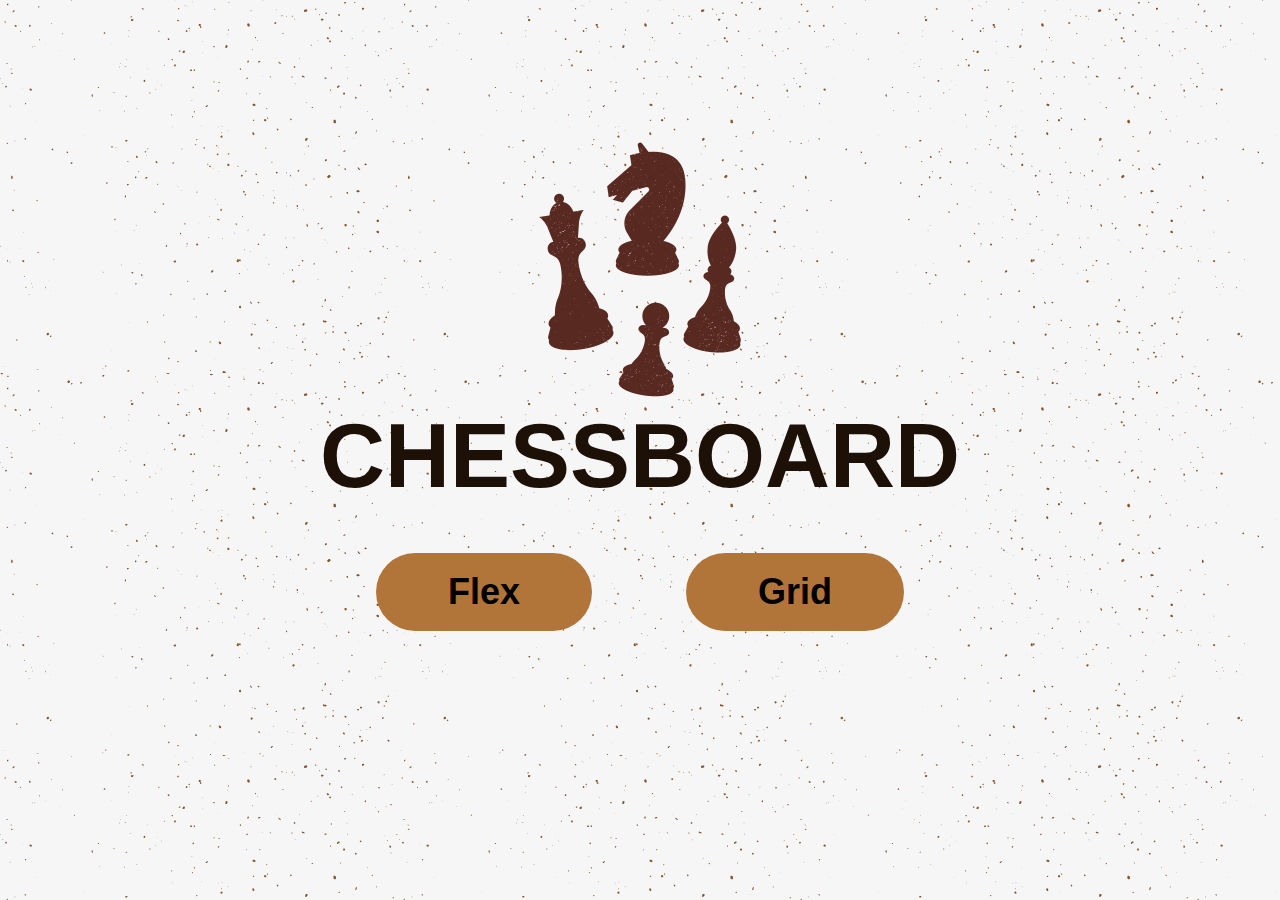
<file: index.html>
<!DOCTYPE html>
<html lang="en">
<head>
    <meta charset="UTF-8">
    <meta http-equiv="X-UA-Compatible" content="IE=edge">
    <meta name="viewport" content="width=device-width, initial-scale=1.0">
    <link rel="stylesheet" href="styles.css">
    <title>Home </title>
</head>
<body>
    <section class="title">
        <img src="./flex/styles/images/chess.png" alt="">
        <h1>CHESSBOARD</h1>
        <!-- <h1 class="handwriting">CSS</h1> -->
    </section>
    
    <section class="button-div">
        
            <a href="./flex/flex.html"><button>Flex</button></a>
            <a href="./grid/grid.html"><button>Grid</button></a>
        
    </div>
</body>
</html>
</file>
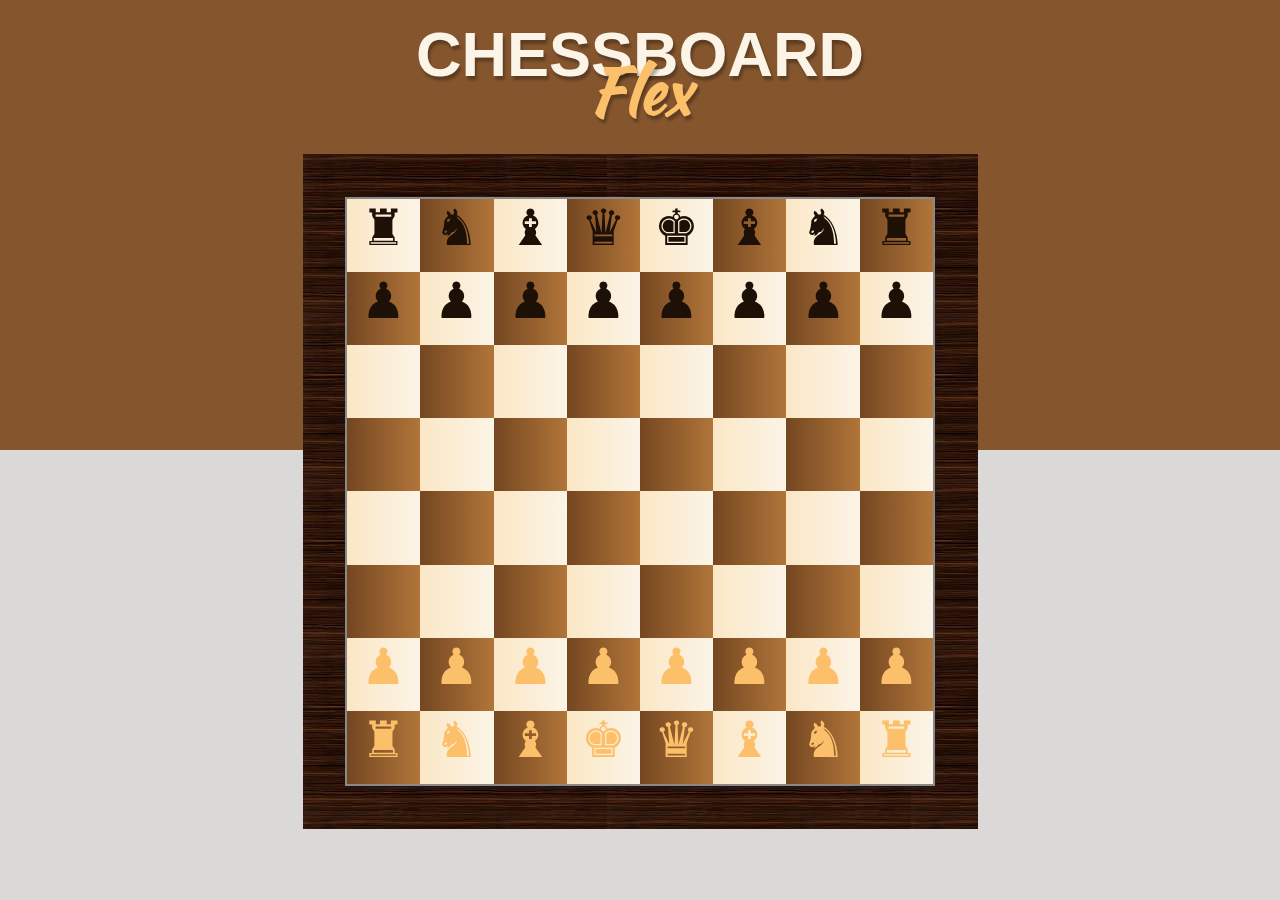
<file: flex/flex.html>
<!DOCTYPE html>
<html lang="en">
<head>
    <meta charset="UTF-8">
    <meta http-equiv="X-UA-Compatible" content="IE=edge">
    <meta name="viewport" content="width=device-width, initial-scale=1.0">
    <link rel="stylesheet" href="./styles/styles.css">
    <title>Chessboard with Flexbox</title>
</head>
<body>
    <section>
        <h1>CHESSBOARD</h1>
        <h2>Flex</h2>
        <div class="border">
            <div class="board">
                <div class="box white"><div class="piece p1">&#9820;</div></div>
                <div class="box black"><div class="piece p1">&#9822;</div></div>
                <div class="box white"><div class="piece p1">&#9821;</div></div>
                <div class="box black"><div class="piece p1">&#9819;</div></div>
                <div class="box white"><div class="piece p1">&#9818;</div></div>
                <div class="box black"><div class="piece p1">&#9821;</div></div>
                <div class="box white"><div class="piece p1">&#9822;</div></div>
                <div class="box black"><div class="piece p1">&#9820;</div></div>
                <div class="box black"><div class="piece p1">&#9823;</div></div>
                <div class="box white"><div class="piece p1">&#9823;</div></div>
                <div class="box black"><div class="piece p1">&#9823;</div></div>
                <div class="box white"><div class="piece p1">&#9823;</div></div>
                <div class="box black"><div class="piece p1">&#9823;</div></div>
                <div class="box white"><div class="piece p1">&#9823;</div></div>
                <div class="box black"><div class="piece p1">&#9823;</div></div>
                <div class="box white"><div class="piece p1">&#9823;</div></div>
                <div class="box white"></div>
                <div class="box black"></div>
                <div class="box white"></div>
                <div class="box black"></div>
                <div class="box white"></div>
                <div class="box black"></div>
                <div class="box white"></div>
                <div class="box black"></div>
                <div class="box black"></div>
                <div class="box white"></div>
                <div class="box black"></div>
                <div class="box white"></div>
                <div class="box black"></div>
                <div class="box white"></div>
                <div class="box black"></div>
                <div class="box white"></div>
                <div class="box white"></div>
                <div class="box black"></div>
                <div class="box white"></div>
                <div class="box black"></div>
                <div class="box white"></div>
                <div class="box black"></div>
                <div class="box white"></div>
                <div class="box black"></div>
                <div class="box black"></div>
                <div class="box white"></div>
                <div class="box black"></div>
                <div class="box white"></div>
                <div class="box black"></div>
                <div class="box white"></div>
                <div class="box black"></div>
                <div class="box white"></div>
                <div class="box white"><div class="piece p2">&#9823;</div></div>
                <div class="box black"><div class="piece p2">&#9823;</div></div>
                <div class="box white"><div class="piece p2">&#9823;</div></div>
                <div class="box black"><div class="piece p2">&#9823;</div></div>
                <div class="box white"><div class="piece p2">&#9823;</div></div>
                <div class="box black"><div class="piece p2">&#9823;</div></div>
                <div class="box white"><div class="piece p2">&#9823;</div></div>
                <div class="box black"><div class="piece p2">&#9823;</div></div>
                <div class="box black"><div class="piece p2">&#9820;</div></div>
                <div class="box white"><div class="piece p2">&#9822;</div></div>
                <div class="box black"><div class="piece p2">&#9821;</div></div>
                <div class="box white"><div class="piece p2">&#9818;</div></div>
                <div class="box black"><div class="piece p2">&#9819;</div></div>
                <div class="box white"><div class="piece p2">&#9821;</div></div>
                <div class="box black"><div class="piece p2">&#9822;</div></div>
                <div class="box white"><div class="piece p2">&#9820;</div></div>
        </div> 
        </div> 
    </section>
</body>
</html>
</file>
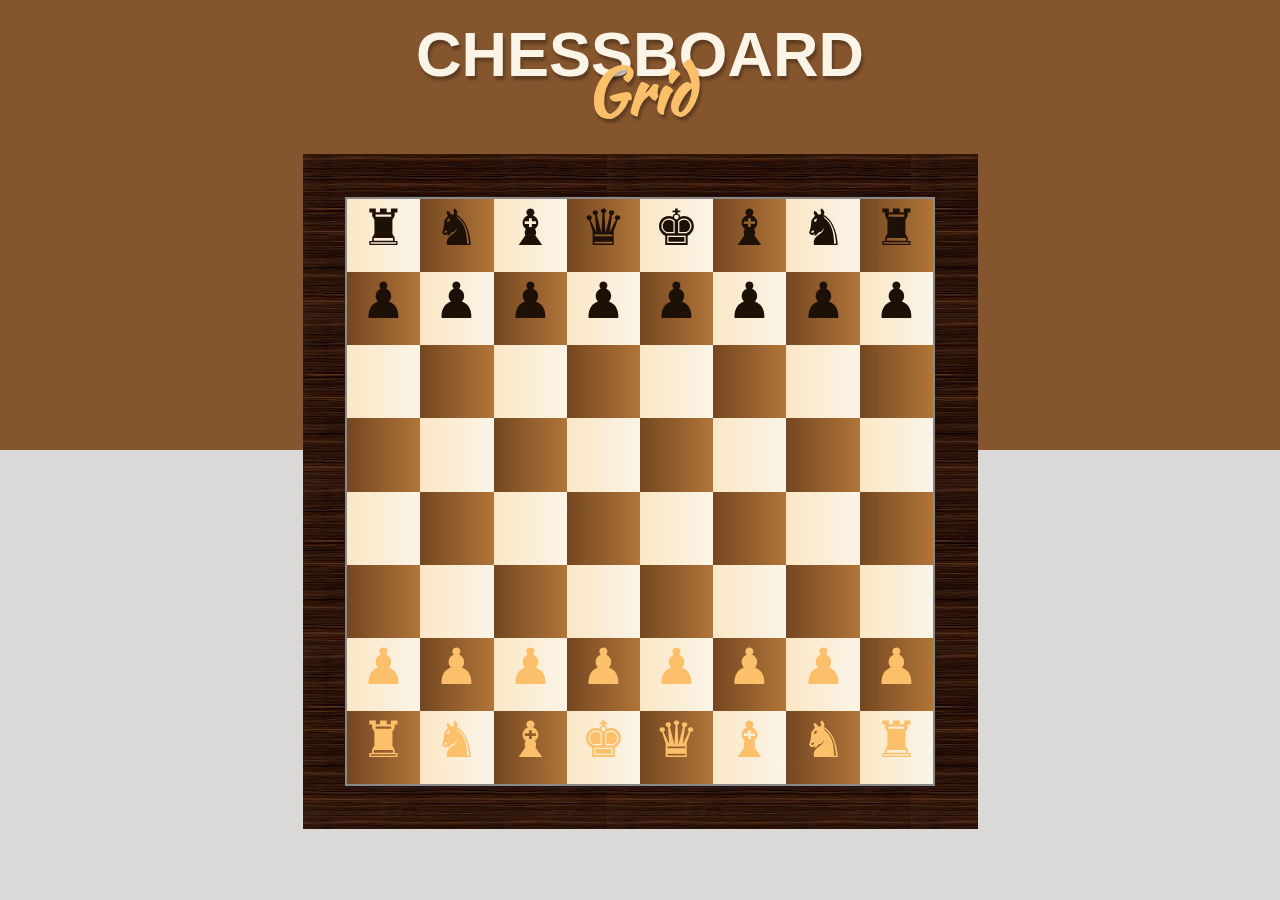
<file: grid/grid.html>
<!DOCTYPE html>
<html lang="en">
<head>
    <meta charset="UTF-8">
    <meta http-equiv="X-UA-Compatible" content="IE=edge">
    <meta name="viewport" content="width=device-width, initial-scale=1.0">
    <link rel="stylesheet" href="./styles/styles.css">
    <title>Chessboard with Grid</title>
</head>
<body>
        <h1>CHESSBOARD</h1>
        <h2>Grid</h2>
        <div class="border">
            <div class="board">
                <div class="box white"><div class="piece p1">&#9820;</div></div>
                <div class="box black"><div class="piece p1">&#9822;</div></div>
                <div class="box white"><div class="piece p1">&#9821;</div></div>
                <div class="box black"><div class="piece p1">&#9819;</div></div>
                <div class="box white"><div class="piece p1">&#9818;</div></div>
                <div class="box black"><div class="piece p1">&#9821;</div></div>
                <div class="box white"><div class="piece p1">&#9822;</div></div>
                <div class="box black"><div class="piece p1">&#9820;</div></div>
                <div class="box black"><div class="piece p1">&#9823;</div></div>
                <div class="box white"><div class="piece p1">&#9823;</div></div>
                <div class="box black"><div class="piece p1">&#9823;</div></div>
                <div class="box white"><div class="piece p1">&#9823;</div></div>
                <div class="box black"><div class="piece p1">&#9823;</div></div>
                <div class="box white"><div class="piece p1">&#9823;</div></div>
                <div class="box black"><div class="piece p1">&#9823;</div></div>
                <div class="box white"><div class="piece p1">&#9823;</div></div>
                <div class="box white"></div>
                <div class="box black"></div>
                <div class="box white"></div>
                <div class="box black"></div>
                <div class="box white"></div>
                <div class="box black"></div>
                <div class="box white"></div>
                <div class="box black"></div>
                <div class="box black"></div>
                <div class="box white"></div>
                <div class="box black"></div>
                <div class="box white"></div>
                <div class="box black"></div>
                <div class="box white"></div>
                <div class="box black"></div>
                <div class="box white"></div>
                <div class="box white"></div>
                <div class="box black"></div>
                <div class="box white"></div>
                <div class="box black"></div>
                <div class="box white"></div>
                <div class="box black"></div>
                <div class="box white"></div>
                <div class="box black"></div>
                <div class="box black"></div>
                <div class="box white"></div>
                <div class="box black"></div>
                <div class="box white"></div>
                <div class="box black"></div>
                <div class="box white"></div>
                <div class="box black"></div>
                <div class="box white"></div>
                <div class="box white"><div class="piece p2">&#9823;</div></div>
                <div class="box black"><div class="piece p2">&#9823;</div></div>
                <div class="box white"><div class="piece p2">&#9823;</div></div>
                <div class="box black"><div class="piece p2">&#9823;</div></div>
                <div class="box white"><div class="piece p2">&#9823;</div></div>
                <div class="box black"><div class="piece p2">&#9823;</div></div>
                <div class="box white"><div class="piece p2">&#9823;</div></div>
                <div class="box black"><div class="piece p2">&#9823;</div></div>
                <div class="box black"><div class="piece p2">&#9820;</div></div>
                <div class="box white"><div class="piece p2">&#9822;</div></div>
                <div class="box black"><div class="piece p2">&#9821;</div></div>
                <div class="box white"><div class="piece p2">&#9818;</div></div>
                <div class="box black"><div class="piece p2">&#9819;</div></div>
                <div class="box white"><div class="piece p2">&#9821;</div></div>
                <div class="box black"><div class="piece p2">&#9822;</div></div>
                <div class="box white"><div class="piece p2">&#9820;</div></div>
        </div> 
        </div> 
</body>
</html>
</file>
<file: styles.css>
@import url("https://fonts.googleapis.com/css2?family=Kaushan+Script&display=swap");

* {
    margin: 0;
    padding: 0;
    box-sizing: border-box;
}

body {
    background-image: url(./flex/styles/images/grains.png);
    display: flex;
    flex-direction: column;
    justify-content: center;
    align-items: center;
    padding: 15vmin;
}

.title {
    display: flex;
    flex-direction: column;
    justify-content: center;
    align-items: center;
}


h1 {
    font: bold 10vmin 'verdana', sans-serif;
    text-align: center;
    color: #1D1007;
}

img {
    width: 30vmin;
    align-self: center;
}

/* .button-div {
    display: inline-block;
} */

button {
    margin: 5vmin;
    padding: 2vmin 8vmin;
    border: none;
    background-color: #B17539;
    border-radius: 50px;
    font: bold 4vmin 'verdana', sans-serif;
}

button:hover {
    background-color: #744721 ;
}
</file>
<file: flex/styles/styles.css>
@import url("https://fonts.googleapis.com/css2?family=Kaushan+Script&display=swap");
* {
  margin: 0;
  padding: 0;
  box-sizing: border-box;
}

body {
  height: 100vmin;
  background: linear-gradient(180deg, #85562E 50%, #dad9d7 50%) no-repeat;
}

h1 {
  text-align: center;
  font: bold 7vmin "Verdana", sans-serif;
  color: #fbf4e7;
  text-shadow: 2px 4px 3px rgba(0, 0, 0, 0.3);
  padding: 2vmin;
}

h2 {
  font: bold 7vmin "Kaushan Script", cursive;
  text-align: center;
  color: #fcbf6a;
  text-shadow: 2px 4px 3px rgba(0, 0, 0, 0.3);
  margin: -7vmin 0 2vmin 0;
}

.border {
  margin: auto;
  padding: 3vmin;
  width: 75vmin;
  height: 75vmin;
  background-image: url(./images/board-bg.jpg);
  display: flex;
  justify-content: center;
  align-items: center;
}

.board {
  width: 95%;
  height: 95%;
  border: 2px solid #898989;
  box-shadow: rgba(50, 50, 93, 0.25) 0px 2px 5px -1px, rgba(0, 0, 0, 0.3) 0px 1px 3px -1px;
  display: flex;
  flex-direction: row;
  flex-wrap: wrap;
}

.box {
  width: 12.5%;
  height: 12.5%;
}

.white {
  background-color: #FBE7C5;
  background-image: linear-gradient(to right, #FBE7C5, #fbf4e7);
}

.black {
  background-color: #744721;
  background-image: linear-gradient(to right, #744721, #B17539);
}

.piece {
  width: 100%;
  height: 100%;
  font-size: 5.5vmin;
  text-align: center;
}

.p1 {
  color: #1D1007;
}

.p2 {
  color: #fcbf6a;
}

/*# sourceMappingURL=styles.css.map */
</file>
<file: grid/styles/styles.css>
@import url("https://fonts.googleapis.com/css2?family=Kaushan+Script&display=swap");
* {
  margin: 0;
  padding: 0;
  box-sizing: border-box;
}

body {
  width: auto;
  height: 100vmin;
  background: linear-gradient(180deg, #85562E 50%, #dad9d7 50%) no-repeat;
}

h1 {
  text-align: center;
  font: bold 7vmin "Verdana", sans-serif;
  color: #fbf4e7;
  text-shadow: 2px 4px 3px rgba(0, 0, 0, 0.3);
  padding: 2vmin;
}

h2 {
  font: bold 7vmin "Kaushan Script", cursive;
  text-align: center;
  color: #fcbf6a;
  text-shadow: 2px 4px 3px rgba(0, 0, 0, 0.3);
  margin: -7vmin 0 2vmin 0;
}

.border {
  margin: auto;
  padding: 3vmin;
  width: 75vmin;
  height: 75vmin;
  background-image: url(./images/board-bg.jpg);
  display: flex;
  justify-content: center;
  align-items: center;
}

.board {
  width: 95%;
  height: 95%;
  border: 2px solid #898989;
  box-shadow: rgba(50, 50, 93, 0.25) 0px 2px 5px -1px, rgba(0, 0, 0, 0.3) 0px 1px 3px -1px;
  display: grid;
  grid-template-columns: repeat(8, 1fr);
  grid-template-rows: repeat(8, 1fr);
}

.white {
  background-color: #FBE7C5;
  background-image: linear-gradient(to right, #FBE7C5, #fbf4e7);
}

.black {
  background-color: #744721;
  background-image: linear-gradient(to right, #744721, #B17539);
}

.piece {
  width: 100%;
  height: 100%;
  font-size: 5.5vmin;
  text-align: center;
}

.p1 {
  color: #1D1007;
}

.p2 {
  color: #fcbf6a;
}

/*# sourceMappingURL=styles.css.map */
</file>
